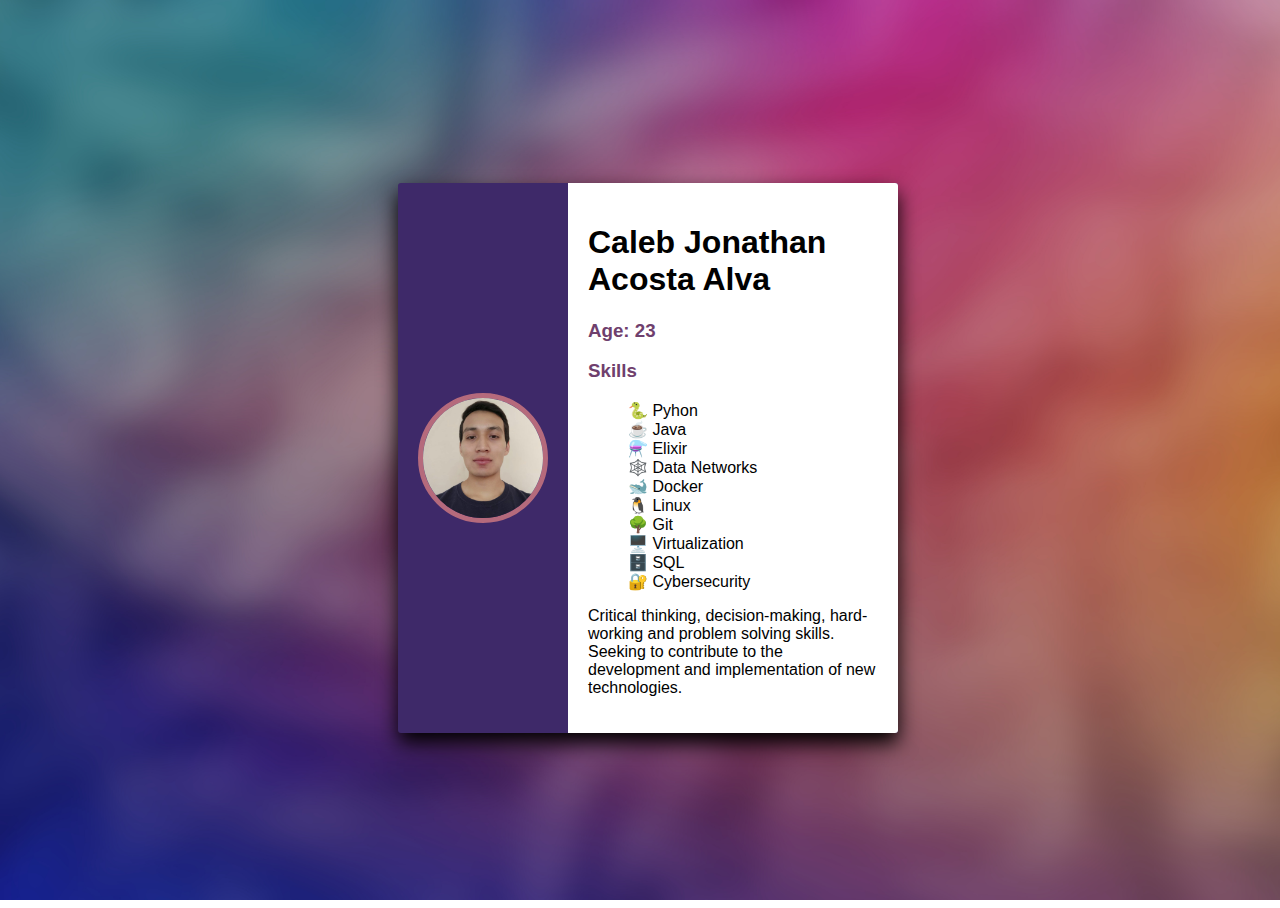
<file: index.html>
<!DOCTYPE html>
<html>
    <head>
        <title>Profile Card</title>
        <link href="style.css" rel="stylesheet" type="text/css">


    </head>

    <body>
    <div class="main">
        <div class="card">
            <div class="firstinfo"><img src="img/profile_pic.jpg"/>
                <div class="profileinfo">
                    <h1>Caleb Jonathan Acosta Alva</h1>
                    <h3>Age: 23</h3>
                    <h3>Skills</h3>
                    <ul>
                        <li>🐍 Pyhon</li>
                        <li>☕ Java</li>
                        <li>⚗️ Elixir</li>
                        <li>🕸️ Data Networks</li>
                        <li>🐋 Docker</li>
                        <li>🐧 Linux</li>
                        <li>🌳 Git</li>
                        <li>🖥️ Virtualization</li>
                        <li>🗄️ SQL</li>
                        <li>🔐 Cybersecurity</li>
                    </ul>
                    <p class="bio">Critical thinking, decision-making, hard-working  and problem solving skills. Seeking to contribute to the development and implementation of new technologies. </p>
                </div>
            </div>
    </body>
</html>
</file>
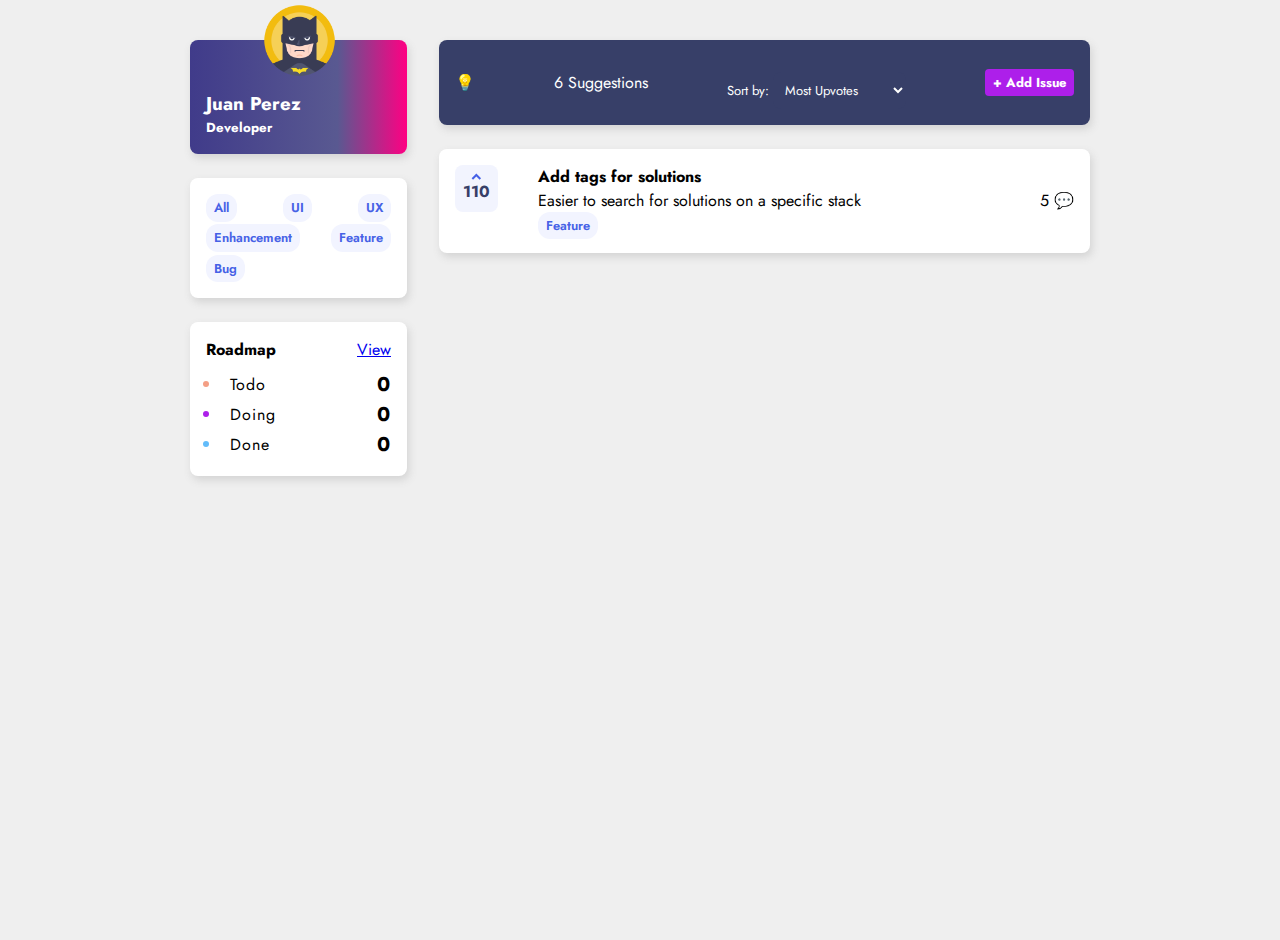
<file: intermediate/index.html>
<!DOCTYPE html>
<html lang="en">

<head>
  <meta charset="UTF-8">
  <meta http-equiv="X-UA-Compatible" content="IE=edge">
  <meta name="viewport" content="width=device-width, initial-scale=1.0">
  <link rel="shortcut icon" href="./assets/favicon.ico" type="image/x-icon">
  <!-- FONT FAMILY-->
  <link rel="preconnect" href="https://fonts.googleapis.com">
  <link rel="preconnect" href="https://fonts.gstatic.com" crossorigin>
  <link href="https://fonts.googleapis.com/css2?family=Jost:wght@300;400;500;600;700&display=swap" rel="stylesheet">
  <link rel="stylesheet" href="style.css">
  <title>Awesome web page</title>
</head>

<body class="container home-layout">
  <!-- PAGE HEADER-->
  <header class="home-layout-header">
    <!-- PROFILE BOX -->
    <aside id="profile-box" class="box">
      <img src="./assets/avatar4.png" alt="avatar">
      <h3>Juan Perez</h3>
      <h5>Developer</h5>
    </aside>
    <!-- TAGS BOX -->
    <aside class="box" id="tag-box">
      <span class="tag">All</span>
      <span class="tag">UI</span>
      <span class="tag">UX</span>
      <span class="tag">Enhancement</span>
      <span class="tag">Feature</span>
      <span class="tag">Bug</span>
    </aside>
    <!-- ROAD MAP BOX-->
    <aside class="box" id="roadmap-box">
      <nav class="flex-row-spb-center ">
        <h4>Roadmap</h4>
        <a href="#">View</a>
      </nav>
      <ul>
        <li>
          <div class="flex-row-spb-center ">Todo <span>0</span></div>
        </li>
        <li>
          <div class="flex-row-spb-center ">Doing <span>0</span></div>
        </li>
        <li>
          <div class="flex-row-spb-center ">Done <span>0</span></div>
        </li>
      </ul>
    </aside>
  </header>
  <!-- MAIN CONTENT -->
  <main class="home-layout-content">
    <!-- ISSUES NAV -->
    <nav class="box flex-row-spb-center issues-nav-header">
      <span>💡</span>
      <span>6 Suggestions</span>
      <label for="category" class="text-sm">
        Sort by:
        <select name="category" id="category">
          <option value="0">Most Upvotes</option>
          <option value="1">Most Recent</option>
          <option value="2">Most Commented</option>
        </select>
      </label>
      <a href="add_issue.html" class="button-primary">+ Add Issue</a>
    </nav>
    <!-- ISSUES LIST-->
    <section class="issues-list-container ">
      <article class="box issue">
        <span class="votes-tile">
          <img src="./assets/up-arrow.svg" alt="up">
          <span>110</span>
        </span>
        <div>
          <h4>Add tags for solutions</h4>
          <p>Easier to search for solutions on a specific stack</p>
          <span class="tag">Feature</span>
        </div>
        <span class="comments">5 💬</span>
      </article>
    </section>
  </main>
</body>

</html>
</file>
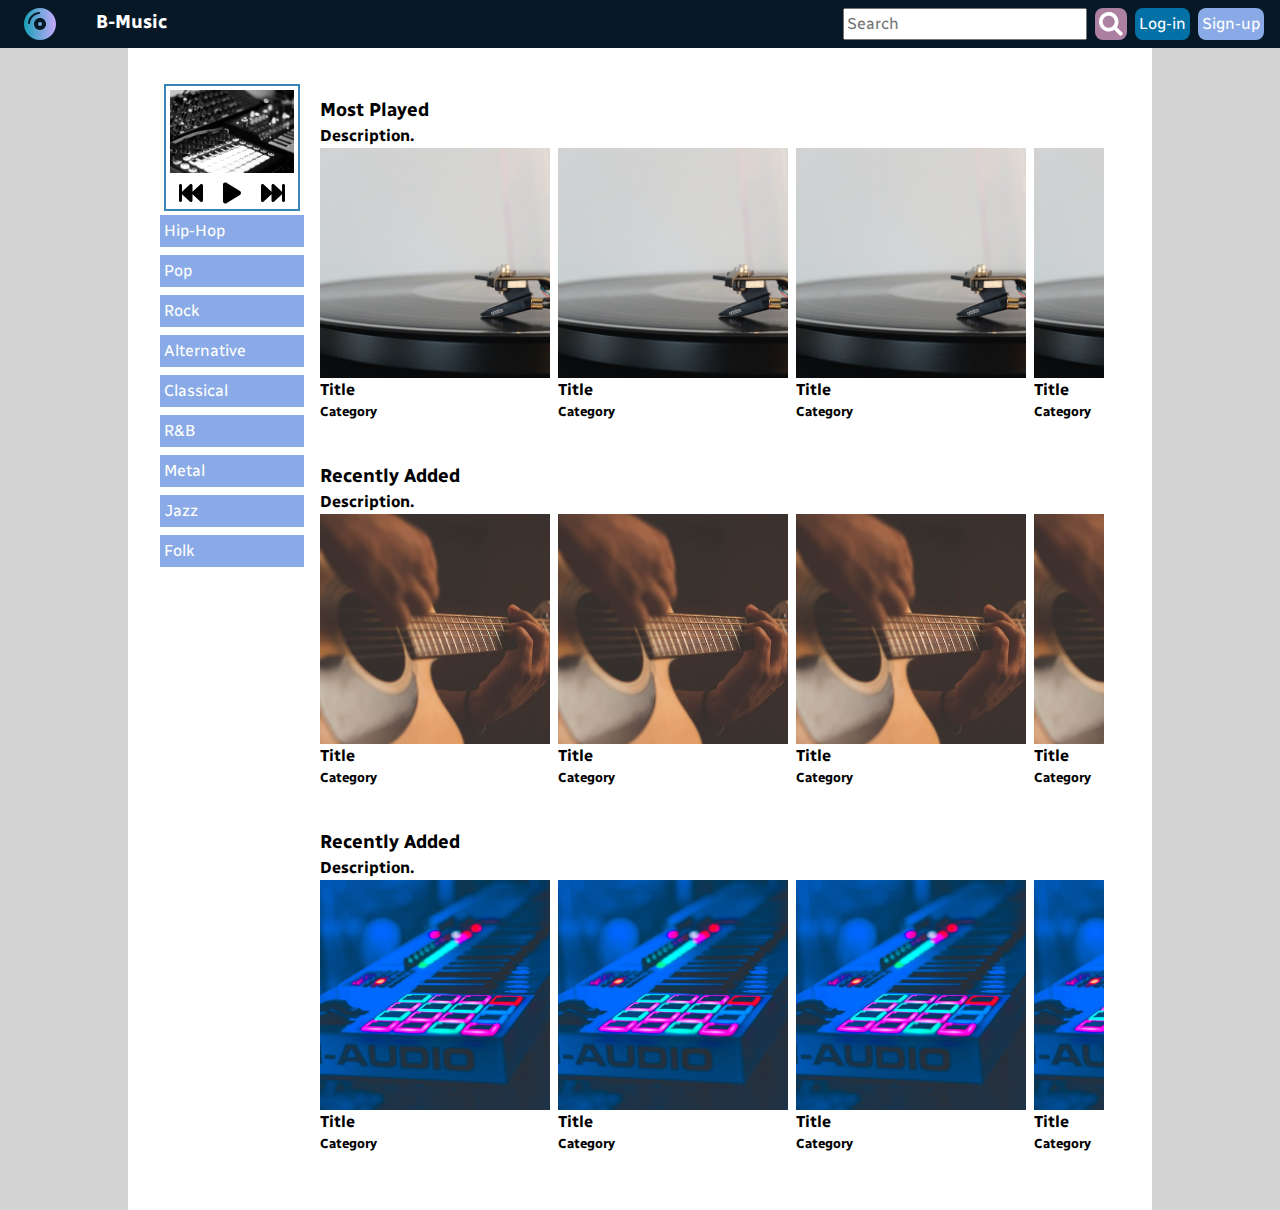
<file: intermediate_final/index.html>
<!DOCTYPE html>
<html>
<head>
    <title>My Dashboard</title>
    <link rel="stylesheet" href="css/style.css">
</head>
<body>
    <header>
        <div class="logo">
            <img src="img/compact-disc.svg">
            <a href="index.html"><h3>B-Music</h3></a>
        </div>
        <input type="text" placeholder="Search" name="">
        <img class="btn btn-alternative" src="img/magnifying-glass.svg">
        <span class="btn btn-primary">Log-in</span>
        <a href="register.html" class="btn btn-secondary">Sign-up</a>
    </header>
    <div class="main">
        <aside class="left-panel">
            <div class="player">
                <img id="player-img" src="img/album.jpg">
                <img class="btn-player" src="img/backward-fast.svg">
                <img class="btn-player" src="img/play.svg">
                <img class="btn-player" src="img/forward-fast.svg">

            </div>
            <span class="tag">Hip-Hop</span>
            <span class="tag">Pop</span>
            <span class="tag">Rock</span>
            <span class="tag">Alternative</span>
            <span class="tag">Classical</span>
            <span class="tag">R&B</span>
            <span class="tag">Metal</span>
            <span class="tag">Jazz</span>
            <span class="tag">Folk</span>
        </aside>

        <div class="content">
            <section class="category-group">
            <h3>Most Played</h3>
            <h4>Description.</h4>
            <div class="category-items">
                <div class="card-item">
                    <a href="artist_profile.html"><img src="img/card.jpg"></a>
                    <h4>Title</h4>
                    <h5>Category</h5>
                </div>
                <div class="card-item">
                    <a href="artist_profile.html"><img src="img/card.jpg"></a>
                    <h4>Title</h4>
                    <h5>Category</h5>
                </div>
                <div class="card-item">
                    <a href="artist_profile.html"><img src="img/card.jpg"></a>
                    <h4>Title</h4>
                    <h5>Category</h5>
                </div>
                <div class="card-item">
                    <a href="artist_profile.html"><img src="img/card.jpg"></a>
                    <h4>Title</h4>
                    <h5>Category</h5>
                </div>
                <div class="card-item">
                    <a href="artist_profile.html"><img src="img/card.jpg"></a>
                    <h4>Title</h4>
                    <h5>Category</h5>
                </div>
                <div class="card-item">
                    <a href="artist_profile.html"><img src="img/card.jpg"></a>
                    <h4>Title</h4>
                    <h5>Category</h5>
                </div>
                <div class="card-item">
                    <a href="artist_profile.html"><img src="img/card.jpg"></a>
                    <h4>Title</h4>
                    <h5>Category</h5>
                </div>
                <div class="card-item">
                    <a href="artist_profile.html"><img src="img/card.jpg"></a>
                    <h4>Title</h4>
                    <h5>Category</h5>
                </div>
                <div class="card-item">
                    <a href="artist_profile.html"><img src="img/card.jpg"></a>
                    <h4>Title</h4>
                    <h5>Category</h5>
                </div>
            </div>
        </section>
        <section class="category-group">
            <h3>Recently Added</h3>
            <h4>Description.</h4>
            <div class="category-items">
                <div class="card-item">
                    <a href="artist_profile.html"><img src="img/card1.jpg"></a>
                    <h4>Title</h4>
                    <h5>Category</h5>
                </div>
                <div class="card-item">
                    <a href="artist_profile.html"><img src="img/card1.jpg"></a>
                    <h4>Title</h4>
                    <h5>Category</h5>
                </div>
                <div class="card-item">
                    <a href="artist_profile.html"><img src="img/card1.jpg"></a>
                    <h4>Title</h4>
                    <h5>Category</h5>
                </div>
                <div class="card-item">
                    <a href="artist_profile.html"><img src="img/card1.jpg"></a>
                    <h4>Title</h4>
                    <h5>Category</h5>
                </div>
                <div class="card-item">
                    <a href="artist_profile.html"><img src="img/card1.jpg"></a>
                    <h4>Title</h4>
                    <h5>Category</h5>
                </div>
                <div class="card-item">
                    <a href="artist_profile.html"><img src="img/card1.jpg"></a>
                    <h4>Title</h4>
                    <h5>Category</h5>
                </div>
                <div class="card-item">
                    <a href="artist_profile.html"><img src="img/card1.jpg"></a>
                    <h4>Title</h4>
                    <h5>Category</h5>
                </div>
                <div class="card-item">
                    <a href="artist_profile.html"><img src="img/card1.jpg"></a>
                    <h4>Title</h4>
                    <h5>Category</h5>
                </div>
                <div class="card-item">
                    <a href="artist_profile.html"><img src="img/card1.jpg"></a>
                    <h4>Title</h4>
                    <h5>Category</h5>
                </div>
            </div>
        </section>
            <section class="category-group">
            <h3>Recently Added</h3>
            <h4>Description.</h4>
            <div class="category-items">
                <div class="card-item">
                    <a href="artist_profile.html"><img src="img/card2.jpg"></a>
                    <h4>Title</h4>
                    <h5>Category</h5>
                </div>
                <div class="card-item">
                    <a href="artist_profile.html"><img src="img/card2.jpg"></a>
                    <h4>Title</h4>
                    <h5>Category</h5>
                </div>
                <div class="card-item">
                    <a href="artist_profile.html"><img src="img/card2.jpg"></a>
                    <h4>Title</h4>
                    <h5>Category</h5>
                </div>
                <div class="card-item">
                    <a href="artist_profile.html"><img src="img/card2.jpg"></a>
                    <h4>Title</h4>
                    <h5>Category</h5>
                </div>
                <div class="card-item">
                    <a href="artist_profile.html"><img src="img/card2.jpg"></a>
                    <h4>Title</h4>
                    <h5>Category</h5>
                </div>
                <div class="card-item">
                    <a href="artist_profile.html"><img src="img/card2.jpg"></a>
                    <h4>Title</h4>
                    <h5>Category</h5>
                </div>
                <div class="card-item">
                    <a href="artist_profile.html"><img src="img/card2.jpg"></a>
                    <h4>Title</h4>
                    <h5>Category</h5>
                </div>
                <div class="card-item">
                    <a href="artist_profile.html"><img src="img/card2.jpg"></a>
                    <h4>Title</h4>
                    <h5>Category</h5>
                </div>
                <div class="card-item">
                    <a href="artist_profile.html"><img src="img/card2.jpg"></a>
                    <h4>Title</h4>
                    <h5>Category</h5>
                </div>
            </div>
        </section>
        </div>    
    </div>

    
</body>
</html>
</file>
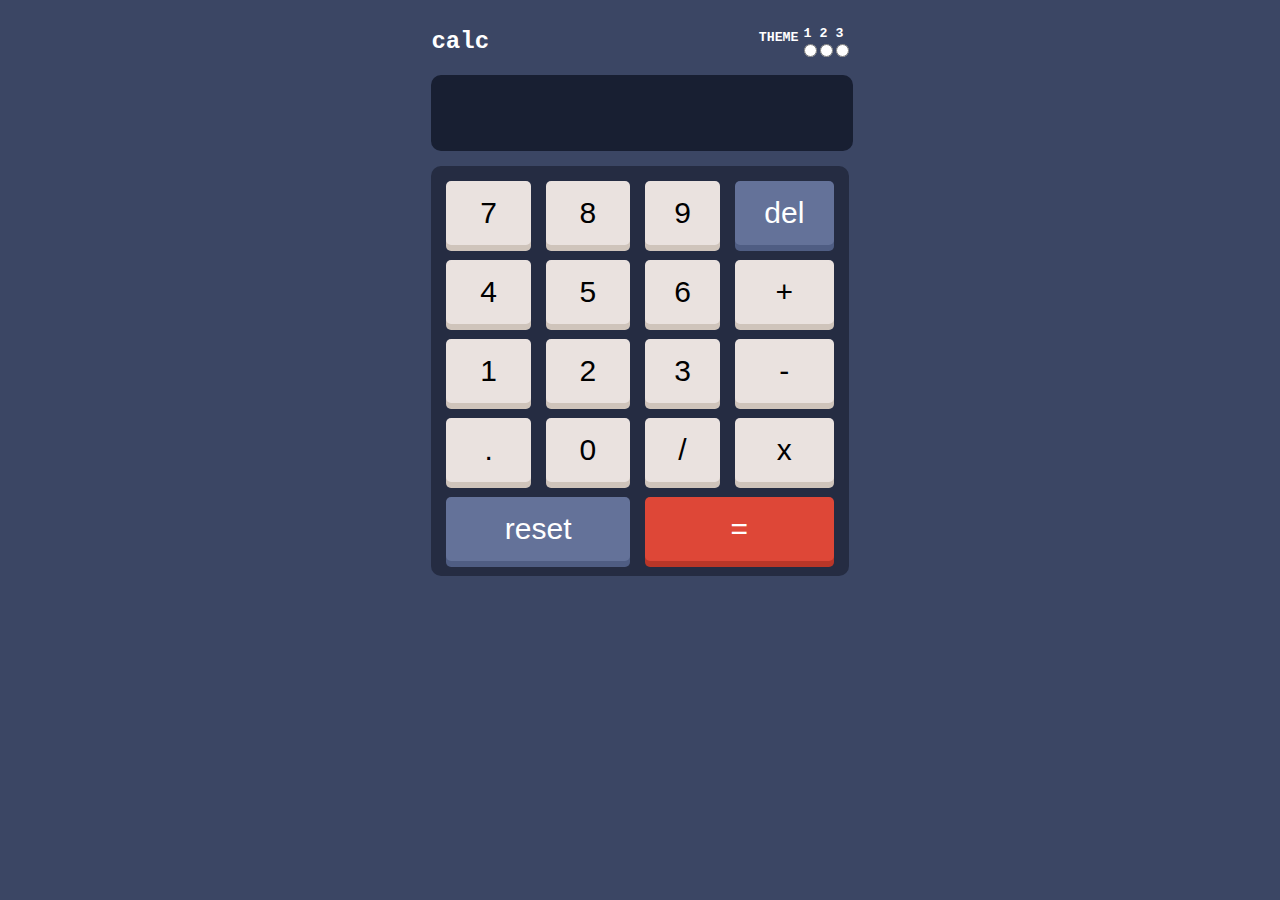
<file: calc.html>
<!DOCTYPE html>
<html>
    <head>
        <title>calc</title>
        <link href="calc.css" rel="stylesheet" type="text/css">


    </head>

    <body>
    <div class="main">
        <div class="title">
            <h2>calc</h2>
            <div class="theme">
                <h5>THEME</h5>
                <div class="switch-box">
                    <h5>1</h5>
                    <h5>2</h5>
                    <h5>3</h5>
                    <input type="radio" name="o1" id="s1">
                    <input type="radio" name="o1" id="s1">
                    <input type="radio" name="o1" id="s1">
                </div>
            </div>
            
        </div>
        <div>
            <input class="screen" type="text" name="screen">
        </div>
        <div class="keyboard">
            <button class="btn-regular">7</button>
            <button class="btn-regular">8</button>
            <button class="btn-regular">9</button>
            <button class="btn-blue">del</button>
            <button class="btn-regular">4</button>
            <button class="btn-regular">5</button> 
            <button class="btn-regular">6</button>
            <button class="btn-regular">+</button>
            <button class="btn-regular">1</button>
            <button class="btn-regular">2</button>
            <button class="btn-regular">3</button>
            <button class="btn-regular">-</button>
            <button class="btn-regular">.</button>
            <button class="btn-regular">0</button>
            <button class="btn-regular">/</button>
            <button class="btn-regular">x</button>
            <button class="btn-blue" style="grid-column: 1 / 3">reset</button>
            <button class="btn-red" style="grid-column: 3 / 5">=</button> 
        </div>
    </div>
    </body>
</html>
</file>
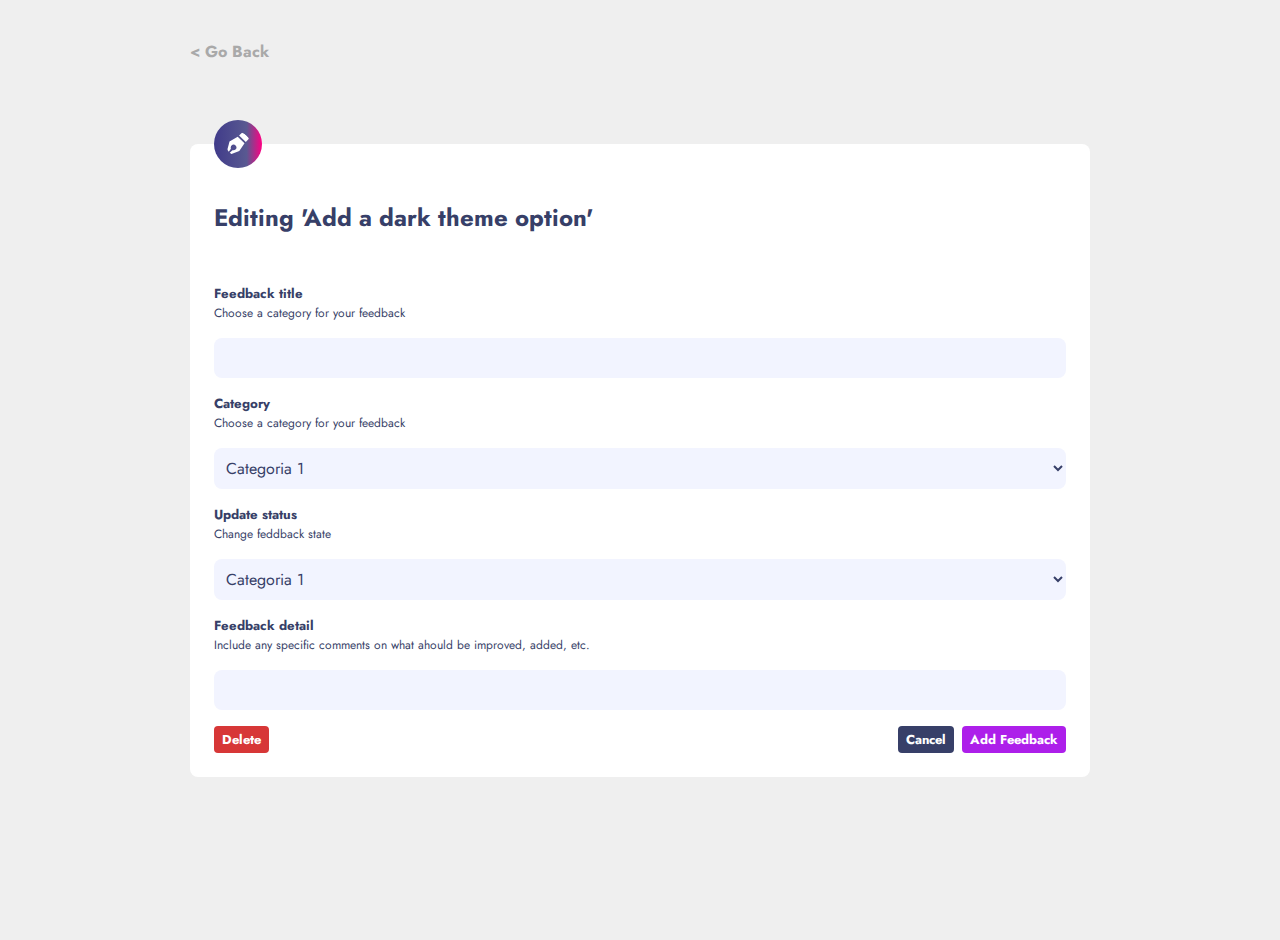
<file: intermediate/add_issue.html>
<!DOCTYPE html>
<html lang="en">

<head>
  <meta charset="UTF-8">
  <meta http-equiv="X-UA-Compatible" content="IE=edge">
  <meta name="viewport" content="width=device-width, initial-scale=1.0">
  <link rel="shortcut icon" href="./assets/favicon.ico" type="image/x-icon">
  <!-- FONT FAMILY-->
  <link rel="preconnect" href="https://fonts.googleapis.com">
  <link rel="preconnect" href="https://fonts.gstatic.com" crossorigin>
  <link href="https://fonts.googleapis.com/css2?family=Jost:wght@300;400;500;600;700&display=swap" rel="stylesheet">
  <link rel="stylesheet" href="style.css">
  <title>Awesome web page</title>
</head>

<body class="container">
  <a href="index.html" id="go-back">< Go Back</a>
  <div class="main-box">
    <img src="assets/writing.svg"/>
    <h2>Editing 'Add a dark theme option'</h2>
    <h5>Feedback title</h5>
    <label for="title">Choose a category for your feedback</label>
    <input type="text" name="title"/>
    <h5>Category</h5>
    <label for="categories">Choose a category for your feedback</label>
    <select name="cars" id="cars">
      <option value="cat1">Categoria 1</option>
      <option value="cat2">Categoria 2</option>
      <option value="cat3">Categoria 3</option>
    </select> 
    <h5>Update status</h5>
    <label for="categories">Change feddback state</label>
    <select name="cars" id="cars">
      <option value="cat1">Categoria 1</option>
      <option value="cat2">Categoria 2</option>
      <option value="cat3">Categoria 3</option>
    </select> 
    <h5>Feedback detail</h5>
    <label for="feedback-detail">Include any specific comments on what ahould be improved, added, etc.</label>
    <input type="text" name="feedback-detail"/>
    <div class="actions-box">
      <span class="btn btn-danger">Delete</span>
      <span class="btn btn-secondary">Cancel</span>
      <span class="btn btn-primary">Add Feedback</span>
    </div>
  </div> 
</body>
</html>
</file>
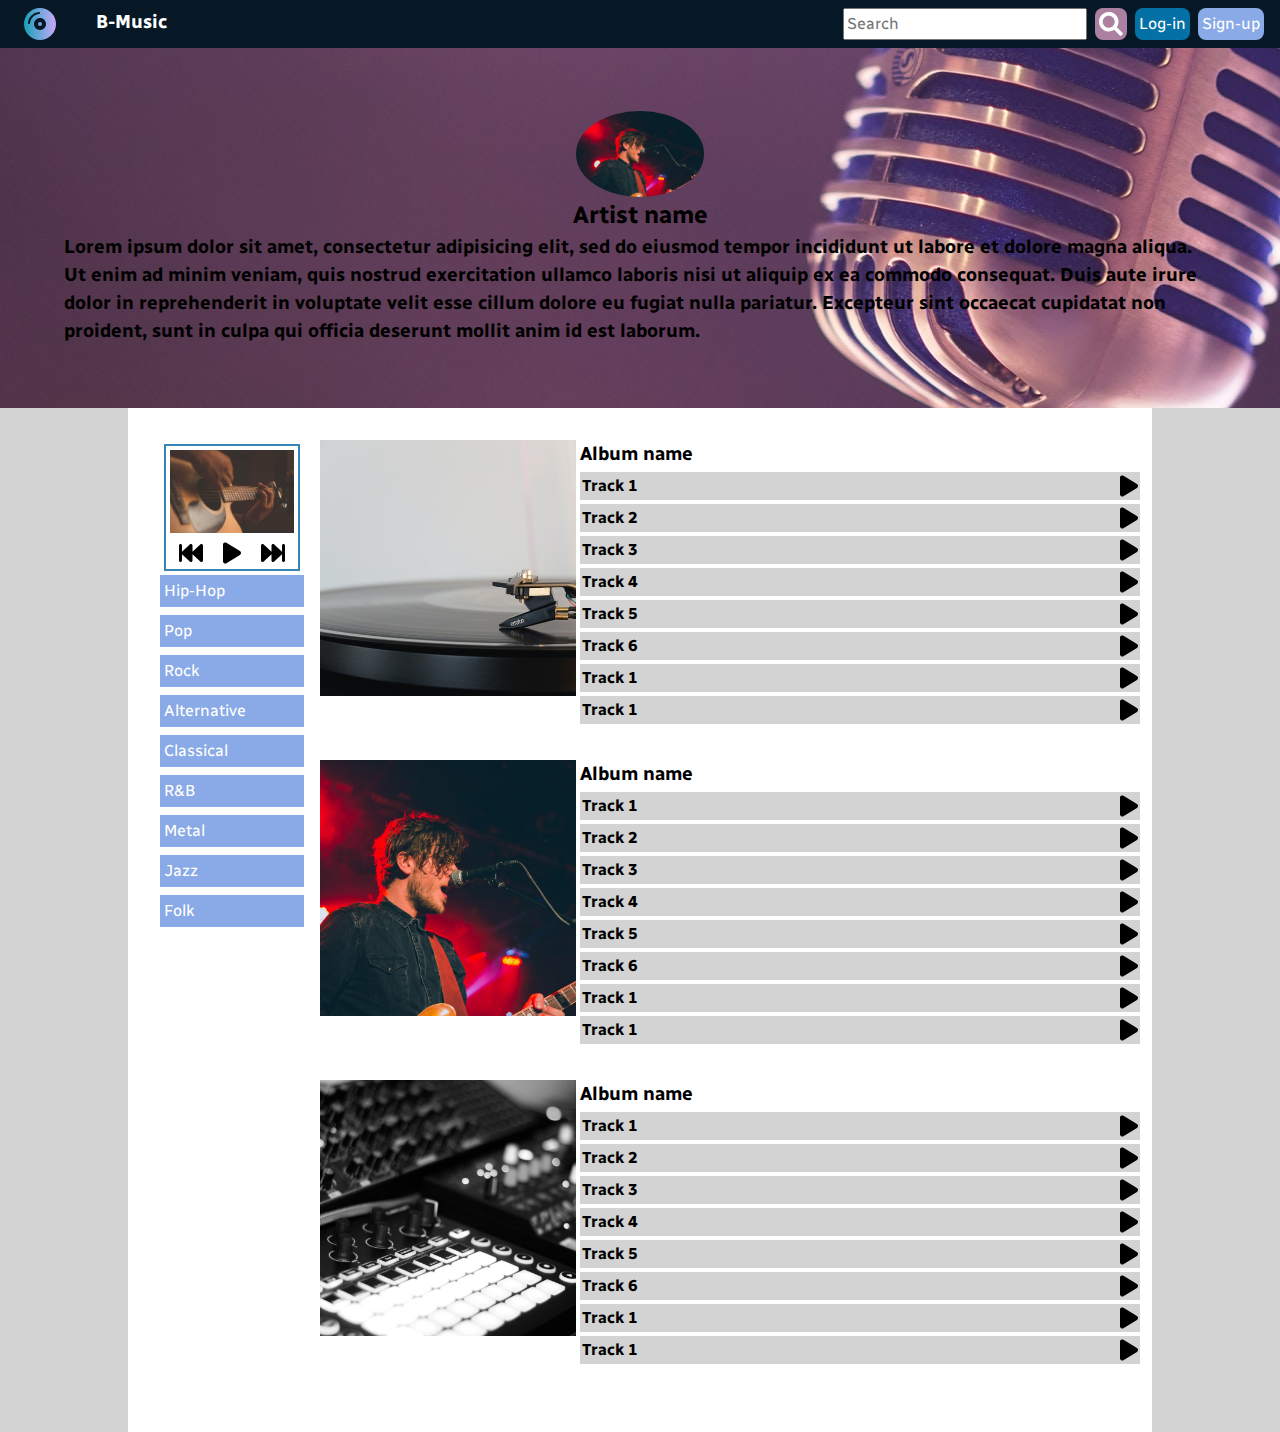
<file: intermediate_final/artist_profile.html>
<!DOCTYPE html>
<html>
<head>
    <title>Artist Profile</title>
    <link rel="stylesheet" href="css/style.css">
</head>
<body>
    <header>
        <div class="logo">
            <img src="img/compact-disc.svg">
            <a href="index.html"><h3>B-Music</h3></a>
        </div>
        <input type="text" placeholder="Search" name="">
        <img class="btn btn-alternative" src="img/magnifying-glass.svg">
        <span class="btn btn-primary">Log-in</span>
        <a href="register.html" class="btn btn-secondary">Sign-up</a>
    </header>
    <div class="banner">
      <img src="img/artist.jpg">
      <h2>Artist name</h2>
      <h3>Lorem ipsum dolor sit amet, consectetur adipisicing elit, sed do eiusmod
      tempor incididunt ut labore et dolore magna aliqua. Ut enim ad minim veniam,
      quis nostrud exercitation ullamco laboris nisi ut aliquip ex ea commodo
      consequat. Duis aute irure dolor in reprehenderit in voluptate velit esse
      cillum dolore eu fugiat nulla pariatur. Excepteur sint occaecat cupidatat non
      proident, sunt in culpa qui officia deserunt mollit anim id est laborum.</h3>
    </div>
    <div class="main">
      <aside class="left-panel">
        <div class="player">
          <img id="player-img" src="img/card1.jpg">
          <img class="btn-player" src="img/backward-fast.svg">
          <img class="btn-player" src="img/play.svg">
          <img class="btn-player" src="img/forward-fast.svg">
        </div>
          <span class="tag">Hip-Hop</span>
          <span class="tag">Pop</span>
          <span class="tag">Rock</span>
          <span class="tag">Alternative</span>
          <span class="tag">Classical</span>
          <span class="tag">R&B</span>
          <span class="tag">Metal</span>
          <span class="tag">Jazz</span>
          <span class="tag">Folk</span>
      </aside>

      <div class="content">
        <div class="album">
          <img src="img/card.jpg">
          <div class="track-list">
            <h3>Album name</h3>
            <div class="track">
              <h4>Track 1</h4>
              <img src="img/play.svg">
            </div>
            <div class="track">
              <h4>Track 2</h4>
              <img src="img/play.svg">
            </div>
            <div class="track">
              <h4>Track 3</h4>
              <img src="img/play.svg">
            </div>
            <div class="track">
              <h4>Track 4</h4>
              <img src="img/play.svg">
            </div>
            <div class="track">
              <h4>Track 5</h4>
              <img src="img/play.svg">
            </div>
            <div class="track">
              <h4>Track 6</h4>
              <img src="img/play.svg">
            </div>
            <div class="track">
              <h4>Track 1</h4>
              <img src="img/play.svg">
            </div>
            <div class="track">
              <h4>Track 1</h4>
              <img src="img/play.svg">
            </div>
          </div>
        </div>
        <div class="album">
          <img src="img/artist.jpg">
          <div class="track-list">
            <h3>Album name</h3>
            <div class="track">
              <h4>Track 1</h4>
              <img src="img/play.svg">
            </div>
            <div class="track">
              <h4>Track 2</h4>
              <img src="img/play.svg">
            </div>
            <div class="track">
              <h4>Track 3</h4>
              <img src="img/play.svg">
            </div>
            <div class="track">
              <h4>Track 4</h4>
              <img src="img/play.svg">
            </div>
            <div class="track">
              <h4>Track 5</h4>
              <img src="img/play.svg">
            </div>
            <div class="track">
              <h4>Track 6</h4>
              <img src="img/play.svg">
            </div>
            <div class="track">
              <h4>Track 1</h4>
              <img src="img/play.svg">
            </div>
            <div class="track">
              <h4>Track 1</h4>
              <img src="img/play.svg">
            </div>
          </div>
        </div>
        <div class="album">
          <img src="img/album.jpg">
          <div class="track-list">
            <h3>Album name</h3>
            <div class="track">
              <h4>Track 1</h4>
              <img src="img/play.svg">
            </div>
            <div class="track">
              <h4>Track 2</h4>
              <img src="img/play.svg">
            </div>
            <div class="track">
              <h4>Track 3</h4>
              <img src="img/play.svg">
            </div>
            <div class="track">
              <h4>Track 4</h4>
              <img src="img/play.svg">
            </div>
            <div class="track">
              <h4>Track 5</h4>
              <img src="img/play.svg">
            </div>
            <div class="track">
              <h4>Track 6</h4>
              <img src="img/play.svg">
            </div>
            <div class="track">
              <h4>Track 1</h4>
              <img src="img/play.svg">
            </div>
            <div class="track">
              <h4>Track 1</h4>
              <img src="img/play.svg">
            </div>
          </div>
        </div>
      </div>
    </div>
    
</body>
</html>
</file>
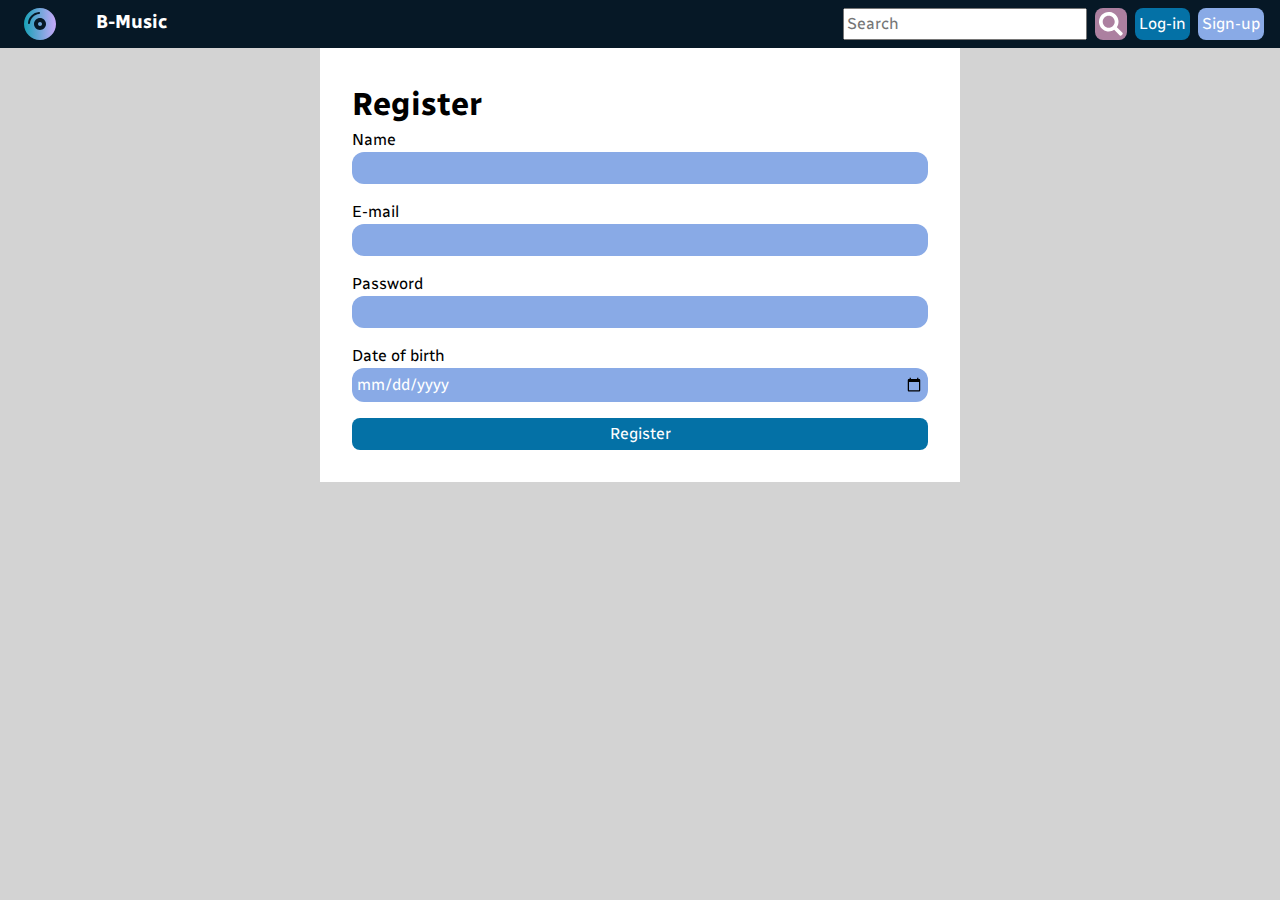
<file: intermediate_final/register.html>
<!DOCTYPE html>
<html>
<head>
    <title>Register</title>
    <link rel="stylesheet" href="css/style.css">
</head>
<body>
    <header>
        <div class="logo">
            <img src="img/compact-disc.svg">
            <a href="index.html"><h3>B-Music</h3></a>
        </div>
        <input type="text" placeholder="Search" name="">
        <img class="btn btn-alternative" src="img/magnifying-glass.svg">
        <span class="btn btn-primary">Log-in</span>
        <span class="btn btn-secondary">Sign-up</span>
    </header>

      <form id="register-form">
        <h1>Register</h1>
        <label for="name">Name</label>
        <input type="text" name="name">
        <label for="email">E-mail</label>
        <input type="text" name="email">
        <label for="pass">Password</label>
        <input type="password" name="pass">
        <label for="birthday">Date of birth</label>
        <input type="date" name="birthday">
        <span class="btn btn-primary">Register</span>
      </form>    
</body>
</html>
</file>
<file: style.css>
.firstinfo, body {
  display: flex;
  justify-content: center;
  align-items: center;
}

html {
  height: 100%;
}

body {
  width: 100%;
  min-height: 100%;
  font-family: arial;
  font-size: 16px;
  overflow: hidden;
    /* The image used */
  background-image: url("img/bg2.jpg");

  /* Center and scale the image nicely */
  background-position: center;
  background-repeat: no-repeat;
  background-size: cover;
}

.content {
  position: relative;
}

.card {
  width: 500px;
  padding: 0px;
  border-radius: 3px;
  background-color: #3E2969;
  box-shadow: 0px 10px 20px;
  position: relative;
  overflow: hidden;
}

.profileinfo {
	background-color: white;

}
.firstinfo {
  flex-direction: row;
  position: relative;
}
.firstinfo img {
  border-radius: 50%;
  border-width: 5px;
  border-color: #B56A7C;
  border-style: solid;
  width: 120px;
  height: 120px;
  margin:  20px;
}
.firstinfo .profileinfo {
  margin: 0px;
  padding: 20px;
}

h3{
	color: #6F406D;
}
 li {
 	list-style-type: none;
 }
</file>
<file: calc.css>
body {
	background-color: #3b4664;
	display: flex;
	justify-content: center;
	font-family: "Courier New";
	font-weight: bold;
}

.screen {
	width: 100%;
	background-color: #181f32;
	border: 0;
	border-radius: 10px;
	font-size: 64px;
	color: white;
	text-align: right;
	margin-bottom: 15px;
}

button {
 	padding: 15px 0;
 	font-size: 30px;
 	text-align: center;
 	border-radius: 5px;
 	border: 0;
}


button:active{ 
	transform: translateY(4px);
}

.btn-regular:hover {
	background-color: #cfc4bb;
	box-shadow: 0 6px #B39A85;	
}

.btn-blue:hover {
	background-color: #4F5D83;
	box-shadow: 0 6px #42517A;
}

.btn-red:hover {
	background-color: #B93628;
	box-shadow: 0 6px #9d271b;
}

.btn-regular {
	background-color: #eae2df;
	box-shadow: 0 6px #cfc4bb;
}

.btn-blue {
	color: white;
	background-color: #647299;
	box-shadow: 0 6px #4F5D83;
}

.btn-red {
	color: white;
	background-color: #DE4737;
	box-shadow: 0 6px #B93628;
}

.main{
	width: 33%;
}

.title{
	color: white;
	display: flex;
	justify-content: space-between;
}

.keyboard {
	display: grid;
  	grid-template-columns: auto auto auto auto;
  	grid-gap: 15px;
 	background-color: #252c42;
  	padding: 15px;
  	border-radius: 10px;
}

.switch-box {
	display: grid;
	grid-template-columns: auto auto auto;
	justify-content: center;
	margin-left: 5px;
	align-self: center;
	grid-gap: 3px;
}

.switch-box * {
	padding: 0;
	margin: 0px;
} 

.theme {
	display: flex;
}
</file>
<file: intermediate/style.css>
@import "./reset-styles.css";
@import "./variables.css";
@import "./add_issue.css";

body {
  background-color: var(--light-color);
  font-family: 'Jost', sans-serif;
}

.container {
  max-width: 900px;
  margin: calc(var(--space-unit) * 5) auto 0;
}

.home-layout {
  display: grid;
  grid-template-columns: 3fr 9fr;
  column-gap: calc(var(--space-unit) * 4);
}

.home-layout .home-layout-content {
  height: 100%;
}

#profile-box {
  background-image: var(--main-gradiente);
  color: white;
  padding-top: 50px;
  position: relative;
}

.box {
  border-radius: 8px;
  padding: calc(var(--space-unit) * 2);
  background-color: white;
  box-shadow: 2px 4px 8px lightgrey;
}

.box~.box {
  margin-top: calc(var(--space-unit) * 3);
}

#profile-box>img {
  max-width: 75px;
  border-radius: 100%;
  position: absolute;
  left: calc(50% - 37px);
  top: -37px;
}

.tag {
  padding: calc(var(--space-unit) * .5) var(--space-unit);
  background-color: var(--bg-tag-color);
  color: var(--link-color);
  border-radius: 12px;
  font-weight: 600;
  cursor: pointer;
  transition: all 300ms ease-in-out;
  font-size: var(--text-sm);
}

.tag:hover {
  background-color: var(--link-color);
  color: var(--bg-tag-color);
}

#tag-box {
  display: flex;
  flex-wrap: wrap;
  align-content: space-between;
  justify-content: space-between;
  height: 120px;
}

#roadmap-box ul {
  padding-inline-start: calc(var(--space-unit) * 2);
  margin-top: var(--space-unit);
}

#roadmap-box ul>li {
  padding-left: var(--space-unit);
  letter-spacing: 1px;
  font-size: var(--text-default);

}

#roadmap-box ul>li span {
  font-weight: bold;
  font-size: var(--text-lg);
}

.flex-row-spb-center {
  display: flex;
  justify-content: space-between;
  align-items: center;
}

#roadmap-box ul>li::marker {
  font-size: 18px;
}

#roadmap-box ul>li:nth-child(1)::marker {
  color: var(--todo-color);
}

#roadmap-box ul>li:nth-child(2)::marker {
  color: var(--doing-color);
}

#roadmap-box ul>li:nth-child(3)::marker {
  color: var(--done-color);
}

.issues-nav-header {
  background-color: var(--dark-color);
  color: white;
}

.text-sm {
  font-size: var(--text-sm);
}

.issues-nav-header select {
  background-color: var(--dark-color);
  border: none;
  color: white;
}

.issues-nav-header select:focus {
  border: none;
  outline: none;
}

.button-primary {
  background-color: var(--doing-color);
  border-radius: 4px;
  border: none;
  color: white;
  font-weight: bold;
  padding: calc(var(--space-unit) * .5) var(--space-unit);
  cursor: pointer;
  transition: all 250ms ease-in-out;
  text-decoration: none;
  font-size: var(--text-sm);
}

.button-primary:hover {
  background-color: var(--doing-hover-color);
}

.issue {
  display: flex;
  align-items: flex-start;
  column-gap: calc(var(--space-unit) * 5);
}

.issues-list-container {
  margin-top: calc(var(--space-unit) * 3);
}

.issue .comments {
  margin-left: auto;
  align-self: center;
}

.votes-tile {
  background-color: #F2F4FE;
  padding: var(--space-unit);
  border-radius: 8px;
  color: var(--dark-color);
  font-weight: bold;
  display: flex;
  flex-direction: column;
  align-items: center;
  cursor: pointer;
}
</file>
<file: intermediate_final/css/style.css>
@import "./reset_style.css";
@import "./variables.css";
@import url('https://fonts.googleapis.com/css2?family=Radio+Canada:wght@300&display=swap');

body{
	background-color: lightgray;
	font-family: 'Radio Canada', sans-serif;
	display: flex;
	flex-direction: column;

}

header{
	display: flex;
	position: sticky;
	top: 0;
	flex-direction: row;
	width: 100%;
	justify-content: flex-end;
	background-color: var(--dark-color);
	color: white;
	padding: var(--space-unit);
}

header * {
	margin-right: var(--space-unit);;
}

.card-item img {
  object-fit: cover;
  width:230px;
  height:230px;
}

.card-item{
	margin-bottom: var(--space-unit);;
	margin-right: var(--space-unit);
	min-width: 230px;
}

.content {
	width: 85%;
	display: flex;
	flex-direction: column;
}

.category-items {
	display: flex;
	flex-direction: row;
	overflow: auto;
	width: 100%;
}

.category-group {
	padding: calc(var(--space-unit) * 2);
}

.btn {
	padding: calc(var(--space-unit) * 0.5);
	height: calc(var(--space-unit) * 4);
	border-radius: var(--space-unit);;
}

.btn:active {
	transform: translateY(calc(var(--space-unit) * 0.5));
}

.btn-primary {
	background-color: var(--primary-color);
	color: white;
	display: flex;
	align-content: center;
	justify-content: center;
}



.btn-secondary {
	background-color: var(--secondary-color);
}

.btn-alternative {
	background-color: var(--alternate-color);
}

.logo {
	height: calc(var(--space-unit) * 4);
	display: flex;
	flex-direction: row;
	margin-right: auto;
}

.logo * {
	margin-left: calc(var(--space-unit) * 2);
}

.main {
	display: flex;
	flex-direction: row;
	width: 80%;
	align-self: center;
	background-color: white;
	padding: calc(var(--space-unit) * 4);
}

.tag {
	background-color: var(--secondary-color);
	padding: calc(var(--space-unit) * 0.5);
	height: calc(var(--space-unit) * 4);
	width: 100%;
	margin-bottom: var(--space-unit);;
	color: white;
}


.tag:hover {
	background-color: var(--primary-light);
	transition: all 0.6s ease;

}

.left-panel {
	width: 15%;
	display: flex;
	flex-direction: column;
}

.banner {
	height: 40%;
	background-image: url("../img/banner.jpg");
	background-size: length;
	background-position: center;
	display: flex;
	align-items: center;
	justify-content: center;
	flex-direction: column;
	padding: calc(var(--space-unit) * 8);
}

.banner img {
	height: calc(var(--space-unit) * 16);
	width: calc(var(--space-unit) * 16);
	border-radius: 100%;
	object-fit: cover;
}

.album {
 display: flex;
 width: 100%;
 margin-left: calc(var(--space-unit) * 2);
 margin-bottom: calc(var(--space-unit) * 4);
}

.album img {
	width: calc(var(--space-unit) * 32);
	height: calc(var(--space-unit) * 32);
	object-fit: cover;
}

.card-item img:hover{
	filter: blur(5px);
	transition: all 0.6s ease;

}

.track-list {
	width: 100%;
}

.track-list h3 {
	margin: 0;
	margin-left: calc(var(--space-unit) * 0.5);
}

.track {
	width: 100%;
	display: flex;
	flex-direction: row;
	justify-content: space-between;
	margin: calc(var(--space-unit) * 0.5);
	background-color: lightgray;
	padding: 2px;
}

.track:hover {
	background-color: var(--alternate-color);
	transition: all 0.6s ease;

}

.track img {
	height: calc(var(--space-unit) * 3);
	width: auto;

}

.player {
	display: grid;
	grid-auto-flow: row;
	grid-template-columns: 1fr 1fr 1fr;
	border: 2px solid var(--primary-light);
	padding: calc(var(--space-unit) * 0.5);
	margin: calc(var(--space-unit) * 0.5);
	position: sticky;
	top: 80px;
	background-color: white;
}

.btn-player {
	height: calc(var(--space-unit) * 3);
	align-self: center;
	justify-self: center;
	margin-top: var(--space-unit);;
}

#player-img {
	grid-column-start: 1;
	grid-column-end: 4;
}

#register-form {
	align-self: center;
	justify-self: center;
	display: flex;
	flex-direction: column;
	background-color: white;
	width: 50%;
	padding: calc(var(--space-unit) * 4);
}

#register-form input {
	margin-bottom: calc(var(--space-unit) * 2);
	color: white;
	background-color: var(--secondary-color);
	border: none;
	border-radius: calc(var(--space-unit) * 1.5);
	padding: calc(var(--space-unit) * 0.5);
}
</file>
